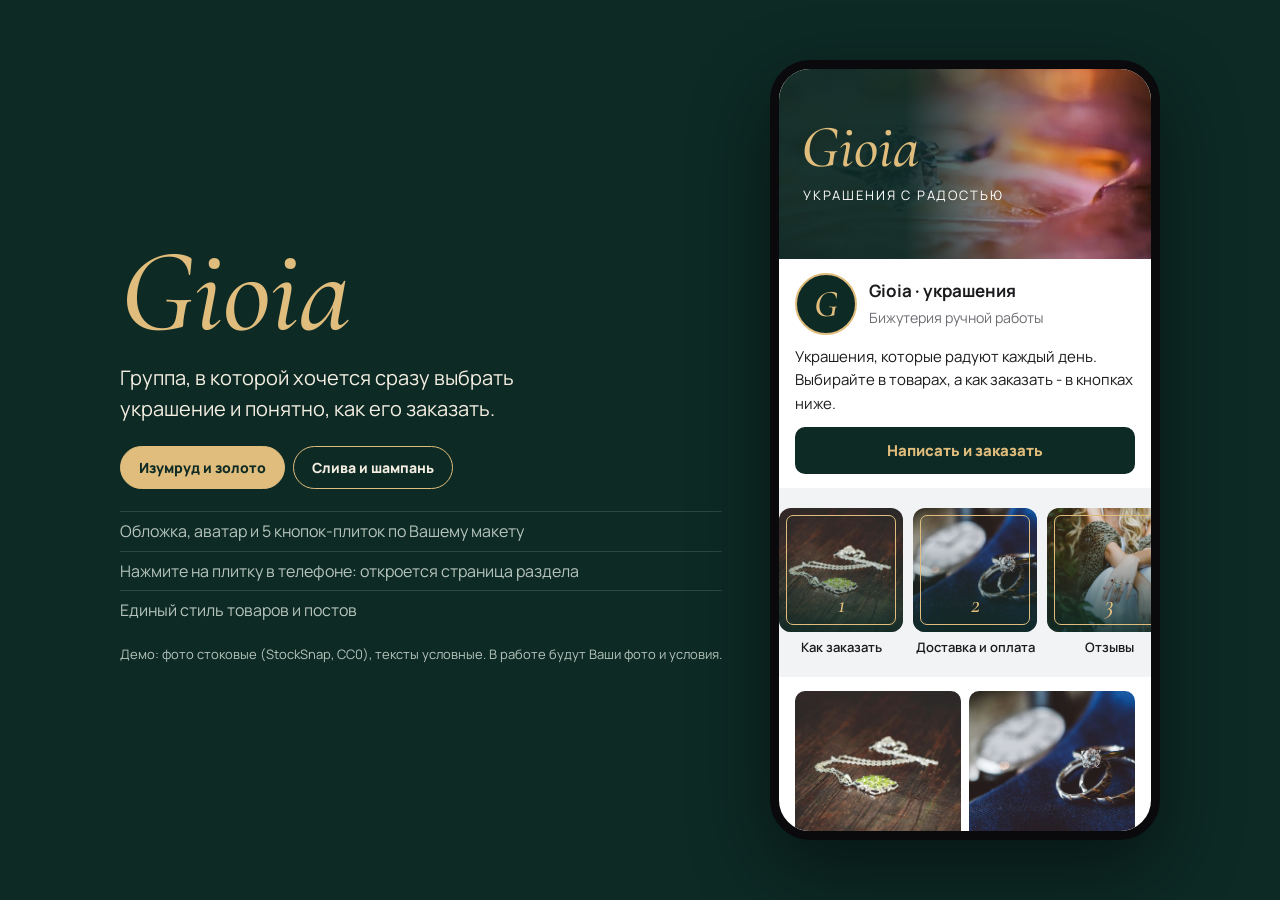
<file: index.html>
<!doctype html>
<html lang="ru">
<head>
<meta charset="utf-8">
<meta name="viewport" content="width=device-width,initial-scale=1">
<meta name="robots" content="noindex">
<title>Gioia: оформление группы</title>
<link rel="preconnect" href="https://fonts.googleapis.com">
<link href="https://fonts.googleapis.com/css2?family=Cormorant+Garamond:ital,wght@0,500;1,500&family=Manrope:wght@400;600;800&display=swap" rel="stylesheet">
<style>
:root{--bg:#0d2a25;--bg2:#143a33;--gold:#e0bd7c;--tx:#f4eee2;--mut:#b6c4bb}
body[data-t="1"]{--bg:#2b0f24;--bg2:#3f1835;--gold:#efc6a2;--tx:#f7ece8;--mut:#ccb3c2}
*{box-sizing:border-box;margin:0}
body{font:17px/1.55 Manrope,Arial,sans-serif;background:var(--bg);color:var(--tx);transition:background .35s;padding:0 16px}
.wrap{max-width:1040px;margin:0 auto;display:grid;grid-template-columns:1fr 390px;gap:48px;align-items:center;min-height:100vh;padding:32px 0}
h1{font:500 clamp(58px,10vw,118px)/.95 "Cormorant Garamond",Georgia,serif;font-style:italic;color:var(--gold)}
.lead{font-size:20px;margin:14px 0 22px;max-width:440px}
.tabs{display:flex;gap:8px;flex-wrap:wrap}
.tabs button{font:800 14px Manrope,Arial;padding:11px 18px;border-radius:30px;border:1px solid var(--gold);background:none;color:var(--tx);cursor:pointer}
.tabs button[aria-pressed=true]{background:var(--gold);color:var(--bg)}
ul.pts{list-style:none;padding:0;margin-top:22px;color:var(--mut);font-size:16px}
ul.pts li{padding:7px 0;border-top:1px solid #ffffff22}
.note{font-size:13px;color:var(--mut);margin-top:14px}
.ph{position:relative;background:#fff;color:#1b1b1d;border-radius:40px;overflow:hidden;box-shadow:0 30px 80px #0007;border:9px solid #0a0a0c;height:780px;display:flex;flex-direction:column}
.scr{overflow-y:auto;flex:1}
.cov{position:relative;height:190px;background:url(img/cover.jpg) 100% 55%/135%}
.cov:after{content:"";position:absolute;inset:0;background:linear-gradient(90deg,var(--bg) 34%,transparent 82%);opacity:.95;transition:background .35s}
.cov b{position:absolute;z-index:2;left:22px;top:48px;font:italic 500 60px/1 "Cormorant Garamond",serif;color:var(--gold)}
.cov span{position:absolute;z-index:2;left:24px;top:116px;color:#fff;font-size:13px;letter-spacing:.14em}
.head{display:flex;gap:12px;align-items:center;padding:14px 16px 6px}
.ava{width:62px;height:62px;border-radius:50%;background:var(--bg);color:var(--gold);display:flex;align-items:center;justify-content:center;font:italic 500 38px "Cormorant Garamond",serif;border:2px solid var(--gold);flex:none;transition:background .35s}
.head b{display:block}.head small{color:#6d6d73}
.desc{padding:4px 16px 12px;font-size:15px}
.cta{display:block;margin:0 16px 14px;background:var(--bg);color:var(--gold);text-align:center;padding:13px;border-radius:10px;font-weight:800;border:0;width:calc(100% - 32px);font:800 15px Manrope,Arial;cursor:pointer;transition:background .35s}
.strip{display:flex;gap:10px;overflow-x:auto;padding:12px 16px 14px;background:#f2f3f5;scroll-snap-type:x mandatory}
.t{flex:none;width:124px;border:0;background:none;padding:0;cursor:pointer;font:600 13px/1.25 Manrope,Arial;color:#1b1b1d;text-align:center;scroll-snap-align:start;transition:transform .15s}
.t:active{transform:scale(.96)}
.t i{display:flex;align-items:flex-end;justify-content:center;position:relative;height:124px;border-radius:12px;overflow:hidden;background-size:cover;background-position:center;margin-bottom:7px}
.t i:before{content:"";position:absolute;inset:0;background:linear-gradient(transparent 30%,var(--bg));opacity:.86;transition:background .35s}
.t i:after{content:"";position:absolute;inset:7px;border:1px solid var(--gold);border-radius:7px}
.t em{position:relative;z-index:1;font:italic 500 25px/1 "Cormorant Garamond",serif;color:var(--gold);margin-bottom:15px}
.goods{display:grid;grid-template-columns:1fr 1fr;gap:8px;padding:14px 16px}
.goods div{height:150px;border-radius:10px;background-size:cover;background-position:center}
.sheet{position:absolute;inset:0;z-index:5;background:#fff;transform:translateY(102%);transition:transform .38s cubic-bezier(.22,1,.36,1);display:flex;flex-direction:column;visibility:hidden}
.sheet.on{transform:none;visibility:visible}
.sheet .im{height:220px;background-size:cover;background-position:center;position:relative}
.sheet h2{font:italic 500 38px/1.05 "Cormorant Garamond",serif;padding:18px 20px 6px}
.sheet ul{padding:0 20px 0 38px;font-size:15px}
.sheet li{margin:8px 0}
.x{position:absolute;right:12px;top:12px;z-index:2;width:44px;height:44px;border-radius:50%;border:0;background:#000a;color:#fff;font-size:22px;cursor:pointer}
.sheet .cta{margin-top:auto;margin-bottom:18px}
:focus-visible{outline:3px solid var(--gold);outline-offset:2px}
@media(max-width:860px){.wrap{grid-template-columns:1fr;gap:26px}.ph{max-width:390px;width:100%;margin:0 auto;height:720px}}
@media(prefers-reduced-motion:reduce){*{transition:none!important}}
</style>
</head>
<body data-t="0">
<div class="wrap">
<div>
<h1>Gioia</h1>
<p class="lead">Группа, в которой хочется сразу выбрать украшение и понятно, как его заказать.</p>
<div class="tabs"><button type="button" data-t="0" aria-pressed="true">Изумруд и золото</button><button type="button" data-t="1" aria-pressed="false">Слива и шампань</button></div>
<ul class="pts"><li>Обложка, аватар и 5 кнопок-плиток по Вашему макету</li><li>Нажмите на плитку в телефоне: откроется страница раздела</li><li>Единый стиль товаров и постов</li></ul>
<p class="note">Демо: фото стоковые (StockSnap, CC0), тексты условные. В работе будут Ваши фото и условия.</p>
</div>
<div class="ph">
<div class="scr">
<div class="cov"><b>Gioia</b><span>УКРАШЕНИЯ С РАДОСТЬЮ</span></div>
<div class="head"><div class="ava">G</div><div><b>Gioia · украшения</b><small>Бижутерия ручной работы</small></div></div>
<p class="desc">Украшения, которые радуют каждый день. Выбирайте в товарах, а как заказать - в кнопках ниже.</p>
<button class="cta" type="button" data-o="0">Написать и заказать</button>
<div class="strip" id="strip"></div>
<div class="goods"><div style="background-image:url(img/t1.jpg)"></div><div style="background-image:url(img/t2.jpg)"></div></div>
</div>
<div class="sheet" id="sh" aria-hidden="true"><button class="x" id="x" type="button" aria-label="Закрыть">×</button><div class="im" id="sIm"></div><h2 id="sT"></h2><ul id="sL"></ul><button class="cta" type="button">Написать в сообщения</button></div>
</div>
</div>
<script>
var I=[['Как заказать','t1.jpg',['Выберите украшение в товарах','Напишите нам в сообщения','Подтвердим наличие и детали','Оплата и отправка']],
['Доставка и оплата','t2.jpg',['Способы и сроки доставки','Варианты оплаты','Упаковка в подарок']],
['Отзывы','t3.jpg',['Фото от покупательниц','Реальные истории','Оставить свой отзыв']],
['О Gioia','cover.jpg',['Кто создаёт украшения','Из чего они сделаны','Почему Gioia значит радость']],
['Уход за украшениями','t5.jpg',['Как хранить','Как чистить','Чего стоит избегать']]];
var st=document.getElementById('strip'),sh=document.getElementById('sh');
I.forEach(function(a,n){var b=document.createElement('button');b.className='t';b.type='button';b.innerHTML='<i style="background-image:url(img/'+a[1]+')"><em>'+(n+1)+'</em></i>'+a[0];b.onclick=function(){open(n)};st.appendChild(b)});
function open(n){var a=I[n];sIm.style.backgroundImage='url(img/'+a[1]+')';sT.textContent=a[0];sL.innerHTML=a[2].map(function(x){return '<li>'+x+'</li>'}).join('');sh.classList.add('on');sh.setAttribute('aria-hidden','false')}
document.getElementById('x').onclick=function(){sh.classList.remove('on');sh.setAttribute('aria-hidden','true')};
document.querySelector('[data-o]').onclick=function(){open(0)};
document.querySelectorAll('.tabs button').forEach(function(b){b.onclick=function(){document.body.dataset.t=b.dataset.t;document.querySelectorAll('.tabs button').forEach(function(x){x.setAttribute('aria-pressed',x===b)})}});
</script>
</body>
</html>
</file>
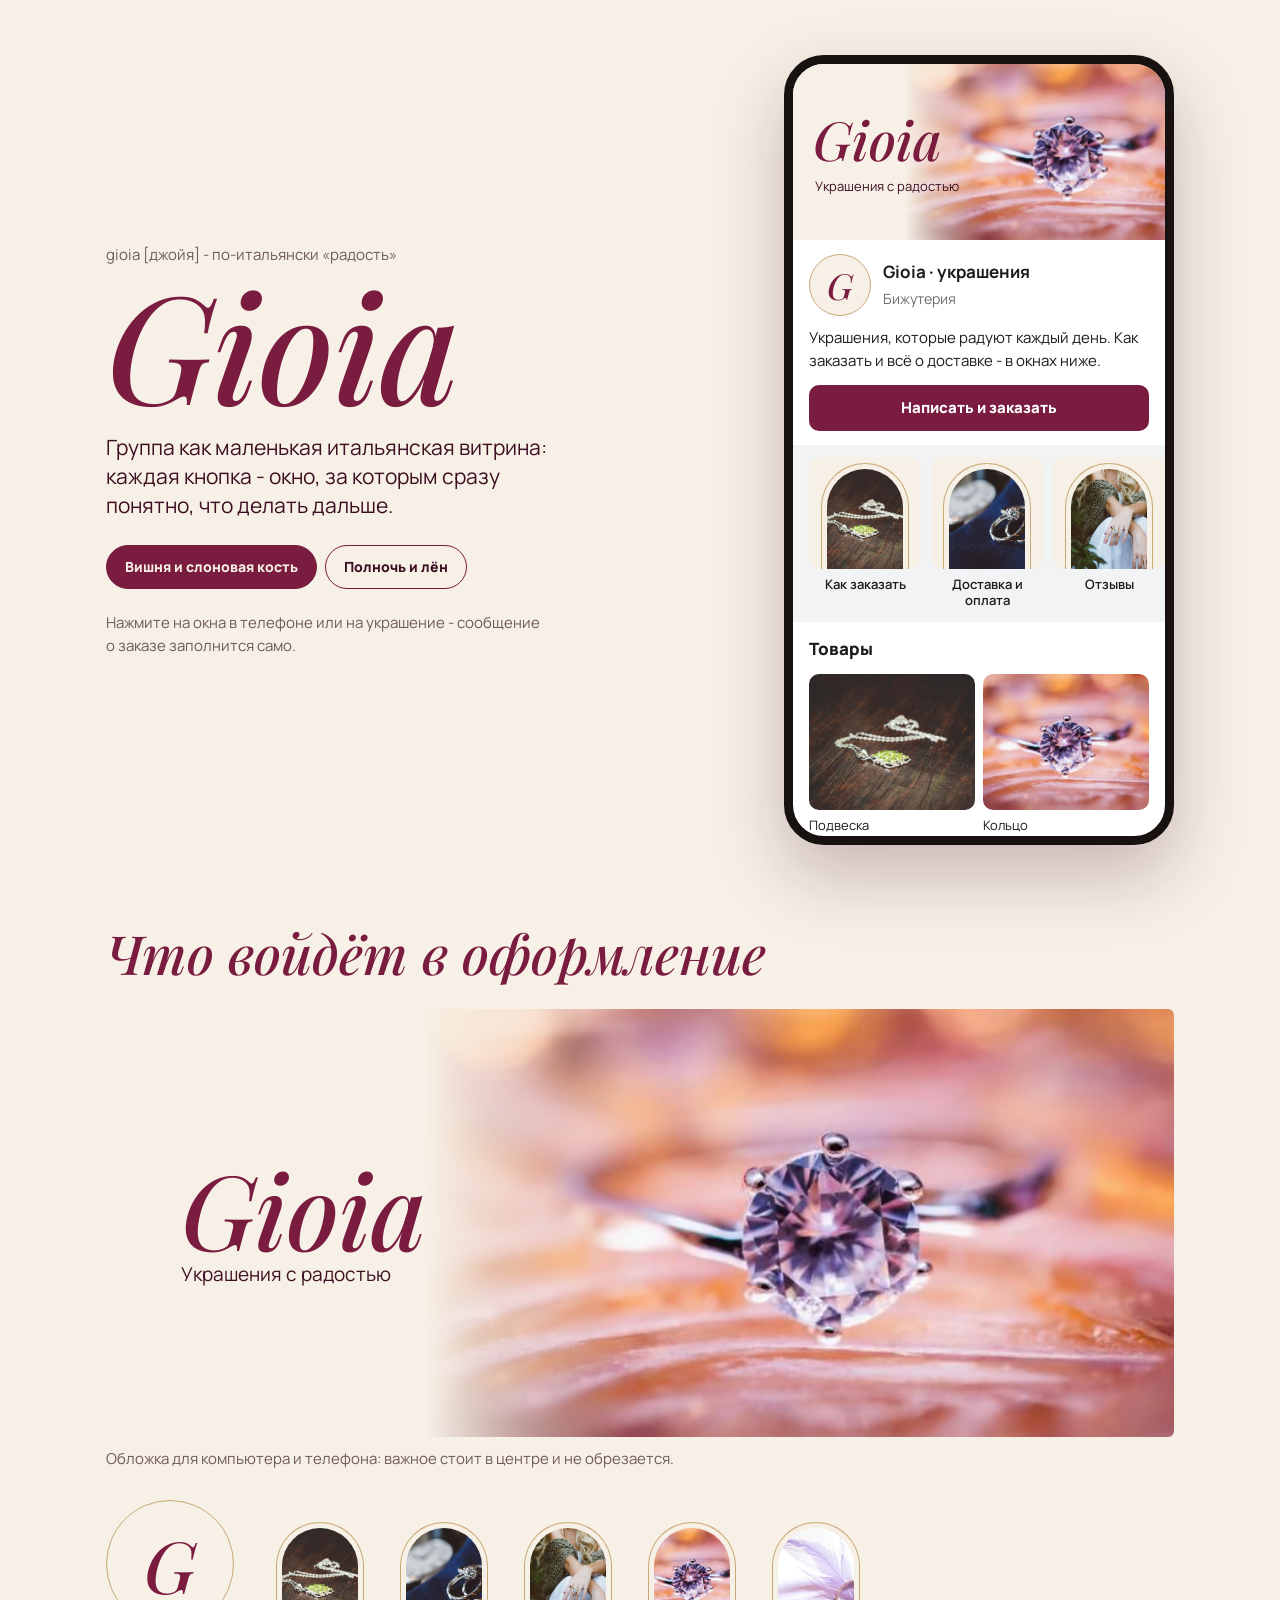
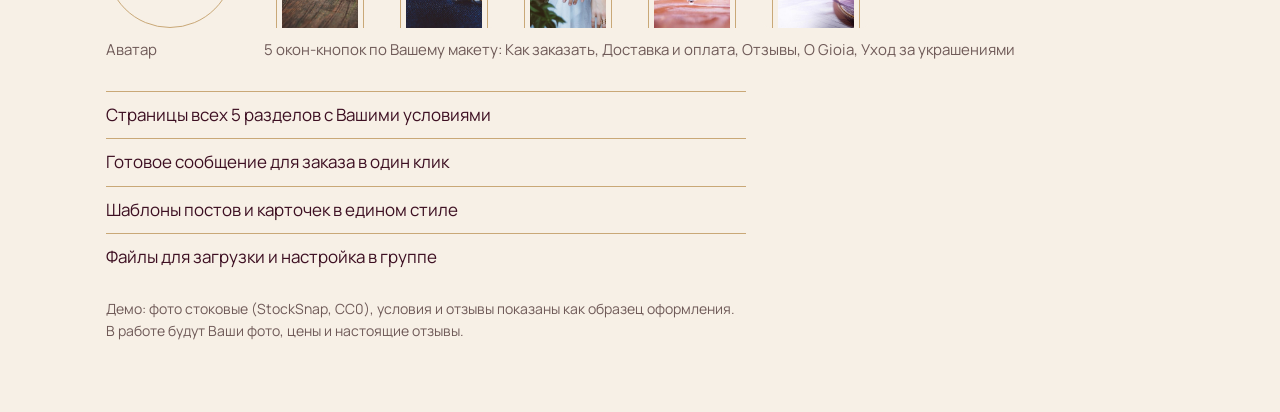
<file: premium/index.html>
<!doctype html>
<html lang="ru">
<head>
<meta charset="utf-8">
<meta name="viewport" content="width=device-width,initial-scale=1">
<meta name="robots" content="noindex">
<title>Gioia: витрина ВКонтакте</title>
<link rel="preconnect" href="https://fonts.googleapis.com">
<link href="https://fonts.googleapis.com/css2?family=Playfair+Display:ital,wght@0,500;1,500&family=Manrope:wght@400;600;800&display=swap" rel="stylesheet">
<style>
:root{--ink:#3d0f22;--accent:#7a1c3f;--paper:#f7f0e6;--paper2:#ece1d1;--line:#c9a877;--mut:#6f5a58}
body[data-t="1"]{--ink:#14263c;--accent:#23476e;--paper:#f2f0ea;--paper2:#dfe0da;--line:#b39a6d;--mut:#55606b}
*{box-sizing:border-box;margin:0}
html{-webkit-text-size-adjust:100%}
body{font:17px/1.55 Manrope,Arial,sans-serif;background:var(--paper);color:var(--ink);transition:background .35s,color .35s;overflow-x:hidden}
button{font:inherit;color:inherit}
.it{font-family:"Playfair Display",Georgia,serif;font-style:italic;font-weight:500}
.wrap{max-width:1100px;margin:0 auto;padding:0 16px}
.top{display:grid;grid-template-columns:1fr 390px;gap:56px;align-items:center;min-height:100vh;padding:32px 0}
.tr{font-size:15px;color:var(--mut);margin-bottom:6px}
h1{font-size:clamp(72px,13vw,150px);line-height:.95;color:var(--accent);transition:color .35s}
.lead{font-size:21px;line-height:1.4;margin:18px 0 24px;max-width:470px}
.tabs{display:flex;gap:8px;flex-wrap:wrap}
.tabs button{font-weight:800;font-size:14px;min-height:44px;padding:0 18px;border-radius:30px;border:1px solid var(--accent);background:none;cursor:pointer}
.tabs button[aria-pressed=true]{background:var(--accent);color:var(--paper)}
.hint{margin-top:22px;color:var(--mut);font-size:15px;max-width:440px}
.ph{position:relative;background:#fff;color:#1b1b1d;border-radius:40px;overflow:hidden;box-shadow:0 30px 70px #3d0f2240;border:9px solid #17120f;height:790px;display:flex;flex-direction:column;width:100%;max-width:390px;margin:0 auto}
.scr{overflow-y:auto;flex:1}
.cov{position:relative;height:176px;background:var(--paper) url(../img/cover.jpg) -46% 55%/125% no-repeat}
.cov:after{content:"";position:absolute;inset:0;background:linear-gradient(90deg,var(--paper) 30%,transparent 52%);transition:background .35s}
.cov b{position:absolute;z-index:2;left:20px;top:48px;font:italic 500 54px/1 "Playfair Display",serif;color:var(--accent)}
.cov span{position:absolute;z-index:2;left:22px;top:112px;font-size:13px;color:var(--ink)}
.head{display:flex;gap:12px;align-items:center;padding:14px 16px 6px}
.ava{width:62px;height:62px;border-radius:50%;background:var(--paper);color:var(--accent);display:flex;align-items:center;justify-content:center;font:italic 500 36px "Playfair Display",serif;border:1px solid var(--line);flex:none}
.head b{display:block}.head small{color:#6d6d73}
.desc{padding:4px 16px 12px;font-size:15px}
.cta{display:block;width:calc(100% - 32px);margin:0 16px 14px;background:var(--accent);color:#fff;text-align:center;min-height:46px;border-radius:10px;border:0;font-weight:800;font-size:15px;cursor:pointer;transition:background .35s}
.strip{display:flex;align-items:flex-start;gap:10px;overflow-x:auto;padding:12px 16px 14px;background:#f2f3f5;scroll-snap-type:x mandatory;scroll-padding-left:16px}
.t{flex:none;width:112px;border:0;background:none;padding:0;cursor:pointer;font-weight:600;font-size:13px;line-height:1.25;color:#1b1b1d;text-align:center;scroll-snap-align:start;transition:transform .15s}
.t:active{transform:scale(.96)}
.tile{display:block;position:relative;width:112px;height:112px;border-radius:12px;background:var(--paper);margin-bottom:7px;overflow:hidden;transition:background .35s}
.tile i{position:absolute;left:18px;right:18px;top:12px;bottom:0;border-radius:40px 40px 0 0;background-size:cover;background-position:center}
.tile:after{content:"";position:absolute;left:12px;right:12px;top:6px;bottom:-1px;border:1px solid var(--line);border-bottom:0;border-radius:46px 46px 0 0}
.sec{padding:14px 16px 4px;font-weight:800}
.goods{display:grid;grid-template-columns:1fr 1fr;gap:8px;padding:8px 16px 18px}
.g{border:0;background:none;padding:0;text-align:left;cursor:pointer;font-size:13px}
.g i{display:block;height:136px;border-radius:10px;background-size:cover;background-position:center;margin-bottom:5px}
.sheet{position:absolute;inset:0;z-index:5;background:var(--paper);color:var(--ink);transform:translateY(102%);transition:transform .38s cubic-bezier(.22,1,.36,1),background .35s;display:flex;flex-direction:column;visibility:hidden}
.sheet.on{transform:none;visibility:visible}
.sh-top{position:relative;height:150px;flex:none;background-size:cover;background-position:center}
.x{position:absolute;right:12px;top:12px;z-index:2;width:44px;height:44px;border-radius:50%;border:0;background:#000a;color:#fff;font-size:22px;cursor:pointer}
.sh-b{flex:1;overflow-y:auto;padding:16px 20px 10px}
.sh-b h2{font:italic 500 34px/1.1 "Playfair Display",serif;color:var(--accent);margin-bottom:12px}
.sheet .cta{margin:10px 16px 16px;flex:none}
.step{display:flex;gap:12px;padding:9px 0;border-top:1px solid var(--paper2);font-size:15px}
.step b{font:italic 500 24px/1 "Playfair Display",serif;color:var(--accent);width:18px;flex:none}
.msg{margin-top:12px;background:#fff;border-radius:14px 14px 14px 4px;padding:11px 13px;font-size:14px;color:#1b1b1d}
.msg small{display:block;color:#6d6d73;margin-bottom:3px}
.chips{display:flex;gap:6px;flex-wrap:wrap;margin-bottom:12px}
.chips button{min-height:44px;padding:0 14px;border-radius:24px;border:1px solid var(--line);background:none;font-size:14px;font-weight:600;cursor:pointer}
.chips button[aria-pressed=true]{background:var(--accent);border-color:var(--accent);color:#fff}
.info{font-size:15px}.info p{padding:8px 0;border-top:1px solid var(--paper2)}
.rev{background:#fff;border-radius:12px;padding:12px 14px;margin-bottom:8px;font-size:14px;color:#1b1b1d}
.rev b{display:block;margin-bottom:2px}
details{border-top:1px solid var(--paper2)}
summary{min-height:46px;display:flex;align-items:center;font-weight:800;font-size:15px;cursor:pointer}
details p{font-size:15px;padding-bottom:10px}
.kit{padding:24px 0 70px}
.kit h2{font-size:clamp(36px,5vw,54px);line-height:1.1;color:var(--accent);margin-bottom:26px}
.cover-b{position:relative;aspect-ratio:1920/768;border-radius:6px;overflow:hidden;background:var(--paper) url(../img/cover.jpg) -130% 50%/110% no-repeat}
.cover-b:after{content:"";position:absolute;inset:0;background:linear-gradient(90deg,var(--paper) 30%,transparent 50%);transition:background .35s}
.cover-b div{position:absolute;z-index:2;left:7%;top:50%;transform:translateY(-50%)}
.cover-b b{display:block;font:italic 500 clamp(40px,9vw,104px)/1 "Playfair Display",serif;color:var(--accent)}
.cover-b span{font-size:clamp(13px,1.6vw,19px)}
.row{display:flex;gap:30px;align-items:flex-end;flex-wrap:wrap;margin-top:30px}
.ava.big{width:128px;height:128px;font-size:72px}
.tiles{display:flex;gap:12px;flex-wrap:wrap}
.tiles .tile{margin:0}
.cap{font-size:15px;color:var(--mut);margin-top:10px}
.list{list-style:none;padding:0;margin-top:30px;max-width:640px}
.list li{padding:10px 0;border-top:1px solid var(--line)}
.note{font-size:14px;color:var(--mut);margin-top:18px;max-width:640px}
:focus-visible{outline:3px solid var(--accent);outline-offset:2px}
@media(max-width:880px){.top{grid-template-columns:1fr;gap:28px;min-height:0}.ph{height:720px}}
@media(prefers-reduced-motion:reduce){*{transition:none!important}}
</style>
</head>
<body data-t="0">
<div class="wrap">
<section class="top">
<div>
<p class="tr">gioia [джойя] - по-итальянски «радость»</p>
<h1 class="it">Gioia</h1>
<p class="lead">Группа как маленькая итальянская витрина: каждая кнопка - окно, за которым сразу понятно, что делать дальше.</p>
<div class="tabs"><button type="button" data-t="0" aria-pressed="true">Вишня и слоновая кость</button><button type="button" data-t="1" aria-pressed="false">Полночь и лён</button></div>
<p class="hint">Нажмите на окна в телефоне или на украшение - сообщение о заказе заполнится само.</p>
</div>
<div class="ph">
<div class="scr">
<div class="cov"><b>Gioia</b><span>Украшения с радостью</span></div>
<div class="head"><div class="ava">G</div><div><b>Gioia · украшения</b><small>Бижутерия</small></div></div>
<p class="desc">Украшения, которые радуют каждый день. Как заказать и всё о доставке - в окнах ниже.</p>
<button class="cta" type="button" id="ctaMain">Написать и заказать</button>
<div class="strip" id="strip"></div>
<p class="sec">Товары</p>
<div class="goods">
<button class="g" type="button" data-p="Подвеска с зелёными камнями"><i style="background-image:url(../img/t1.jpg)"></i>Подвеска</button>
<button class="g" type="button" data-p="Кольцо с крупным камнем"><i style="background-image:url(../img/cover.jpg)"></i>Кольцо</button>
</div>
</div>
<div class="sheet" id="sh" aria-hidden="true">
<button class="x" id="x" type="button" aria-label="Закрыть">×</button>
<div class="sh-top" id="sIm"></div>
<div class="sh-b" id="sB"></div>
<button class="cta" type="button" id="sC">Написать в сообщения</button>
</div>
</div>
</section>
<section class="kit">
<h2 class="it">Что войдёт в оформление</h2>
<div class="cover-b"><div><b>Gioia</b><span>Украшения с радостью</span></div></div>
<p class="cap">Обложка для компьютера и телефона: важное стоит в центре и не обрезается.</p>
<div class="row">
<div><div class="ava big">G</div><p class="cap">Аватар</p></div>
<div><div class="tiles" id="tiles"></div><p class="cap">5 окон-кнопок по Вашему макету: Как заказать, Доставка и оплата, Отзывы, О Gioia, Уход за украшениями</p></div>
</div>
<ul class="list"><li>Страницы всех 5 разделов с Вашими условиями</li><li>Готовое сообщение для заказа в один клик</li><li>Шаблоны постов и карточек в едином стиле</li><li>Файлы для загрузки и настройка в группе</li></ul>
<p class="note">Демо: фото стоковые (StockSnap, CC0), условия и отзывы показаны как образец оформления. В работе будут Ваши фото, цены и настоящие отзывы.</p>
</section>
</div>
<script>
var pick='украшение';
var N=['Как заказать','Доставка и оплата','Отзывы','О Gioia','Уход за украшениями'],P=['t1.jpg','t2.jpg','t3.jpg','cover.jpg','t5.jpg'];
var D={'Почта':'Почта России: срок и стоимость зависят от адреса, рассчитаем перед оплатой.','СДЭК':'СДЭК: до пункта выдачи или курьером, рассчитаем перед оплатой.','Подарок':'Подарочная упаковка и открытка с Вашими словами - по запросу.'};
function msgHtml(){return '<div class="msg"><small>Сообщение уже заполнено</small>Здравствуйте! Хочу заказать: '+pick+'. Подскажите, пожалуйста, есть ли в наличии?</div>'}
function body(n){
 if(n==0)return '<h2>'+N[0]+'</h2>'+[['Выберите','украшение в товарах группы'],['Напишите','нам: сообщение уже готово'],['Подтвердим','наличие, доставку и сумму'],['Оплатите','и ждите посылку']].map(function(s,i){return '<div class="step"><b>'+(i+1)+'</b><span><strong>'+s[0]+'</strong> '+s[1]+'</span></div>'}).join('')+msgHtml();
 if(n==1)return '<h2>'+N[1]+'</h2><div class="chips" id="ch">'+Object.keys(D).map(function(k,i){return '<button type="button" aria-pressed="'+(i==0)+'" data-k="'+k+'">'+k+'</button>'}).join('')+'</div><div class="info"><p id="dv">'+D['Почта']+'</p><p>Оплата: перевод или ссылка на оплату - после подтверждения заказа.</p></div>';
 if(n==2)return '<h2>'+N[2]+'</h2>'+[1,2,3].map(function(i){return '<div class="rev"><b>Имя покупательницы</b>Здесь будет настоящий отзыв с фото украшения. Образец карточки '+i+'.</div>'}).join('');
 if(n==3)return '<h2>'+N[3]+'</h2><div class="info"><p>Gioia по-итальянски значит «радость». С этого слова начинается рассказ о бренде.</p><p>Здесь будет Ваша история: кто создаёт украшения, из чего и для кого.</p></div>';
 return '<h2>'+N[4]+'</h2>'+[['Вода','Снимайте украшения перед душем, бассейном и уборкой.'],['Духи и крем','Сначала косметика, украшение - в последнюю очередь.'],['Хранение','Отдельно от других изделий, в мешочке или футляре, в сухом месте.'],['Чистка','Мягкой сухой тканью, без абразивов и агрессивной химии.']].map(function(s){return '<details><summary>'+s[0]+'</summary><p>'+s[1]+'</p></details>'}).join('');
}
var sh=document.getElementById('sh'),sB=document.getElementById('sB'),sIm=document.getElementById('sIm');
function open_(n){sIm.style.backgroundImage='url(../img/'+P[n]+')';sB.innerHTML=body(n);sB.scrollTop=0;sh.classList.add('on');sh.setAttribute('aria-hidden','false');
 var c=document.getElementById('ch');if(c)c.onclick=function(e){var k=e.target.dataset.k;if(!k)return;document.getElementById('dv').textContent=D[k];c.querySelectorAll('button').forEach(function(b){b.setAttribute('aria-pressed',b===e.target)})}}
function tile(p){return '<span class="tile"><i style="background-image:url(../img/'+p+')"></i></span>'}
var st=document.getElementById('strip');
N.forEach(function(a,n){var b=document.createElement('button');b.className='t';b.type='button';b.innerHTML=tile(P[n])+a;b.onclick=function(){open_(n)};st.appendChild(b)});
document.getElementById('tiles').innerHTML=P.map(tile).join('');
document.getElementById('x').onclick=function(){sh.classList.remove('on');sh.setAttribute('aria-hidden','true')};
document.getElementById('ctaMain').onclick=function(){open_(0)};
document.getElementById('sC').onclick=function(){sB.scrollTop=sB.scrollHeight};
document.querySelectorAll('.g').forEach(function(b){b.onclick=function(){pick=b.dataset.p;open_(0)}});
document.querySelectorAll('.tabs button').forEach(function(b){b.onclick=function(){document.body.dataset.t=b.dataset.t;document.querySelectorAll('.tabs button').forEach(function(x){x.setAttribute('aria-pressed',x===b)})}});
</script>
</body>
</html>
</file>
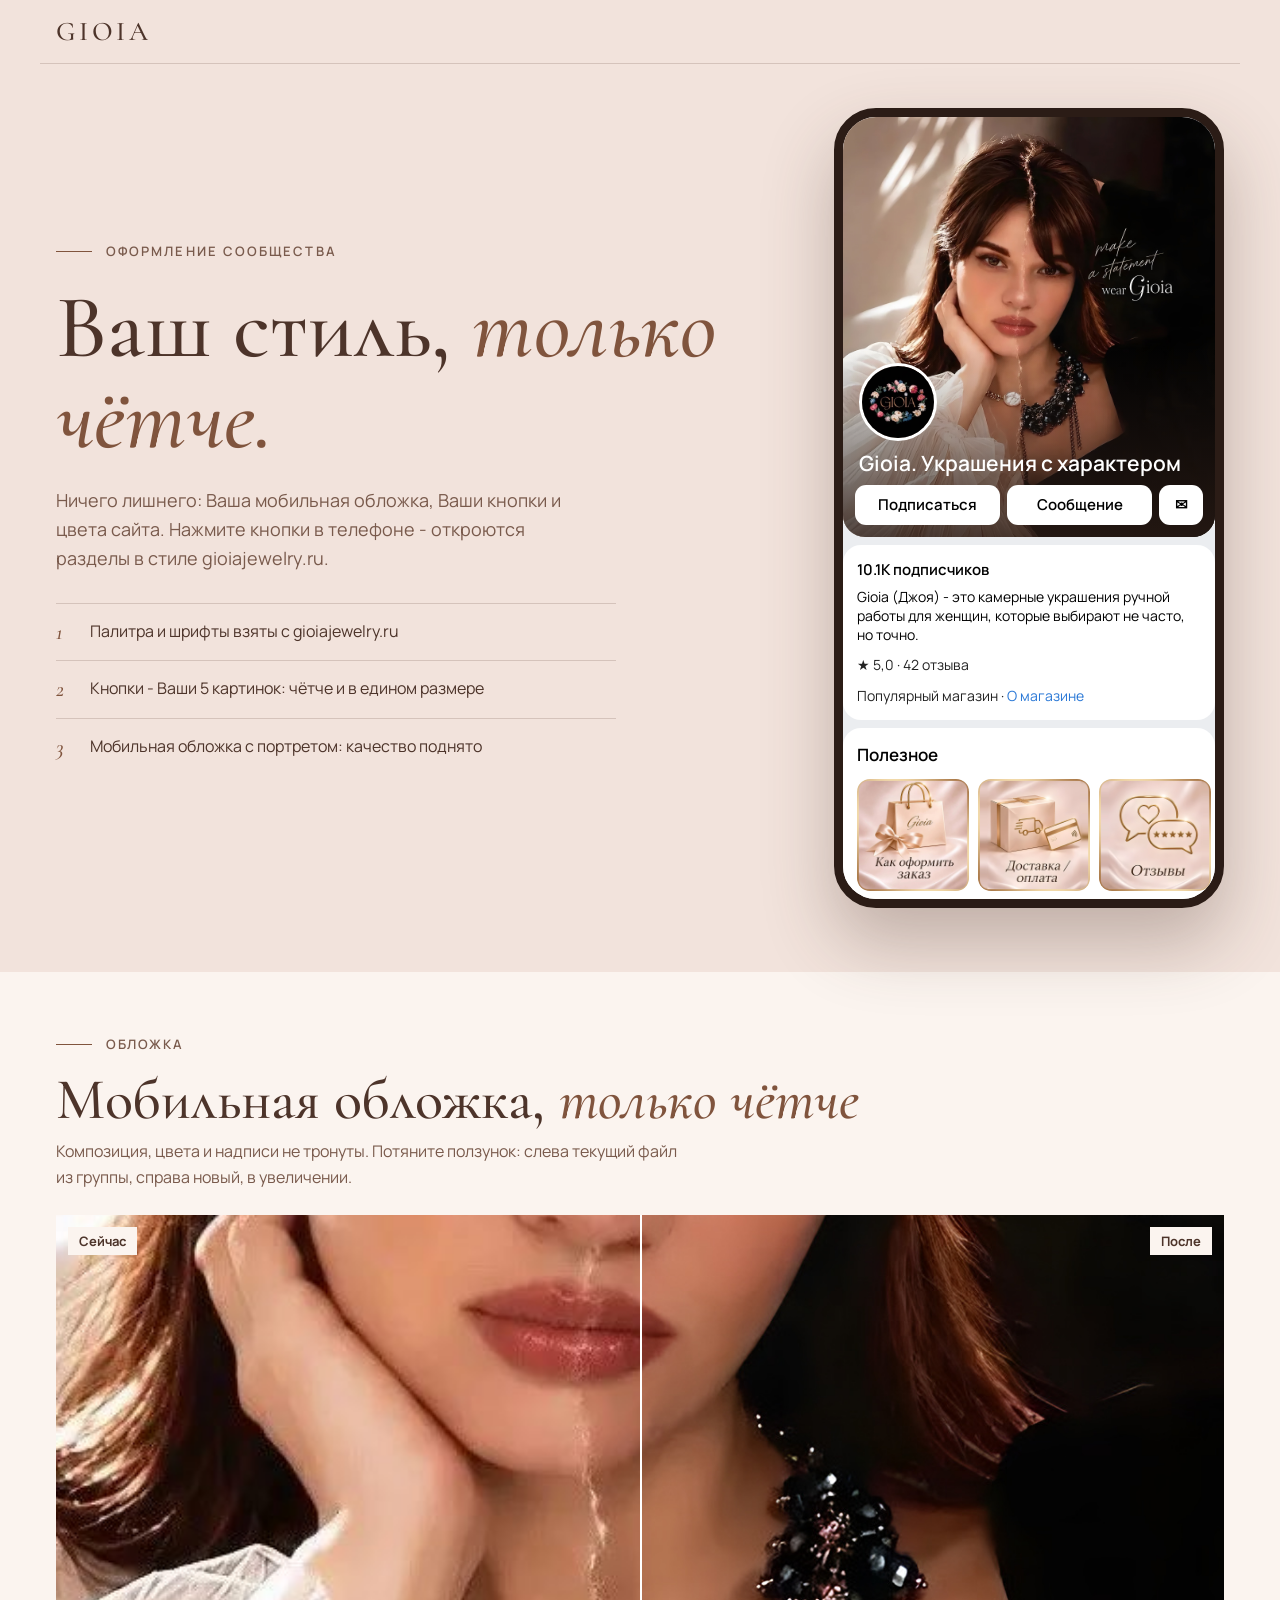
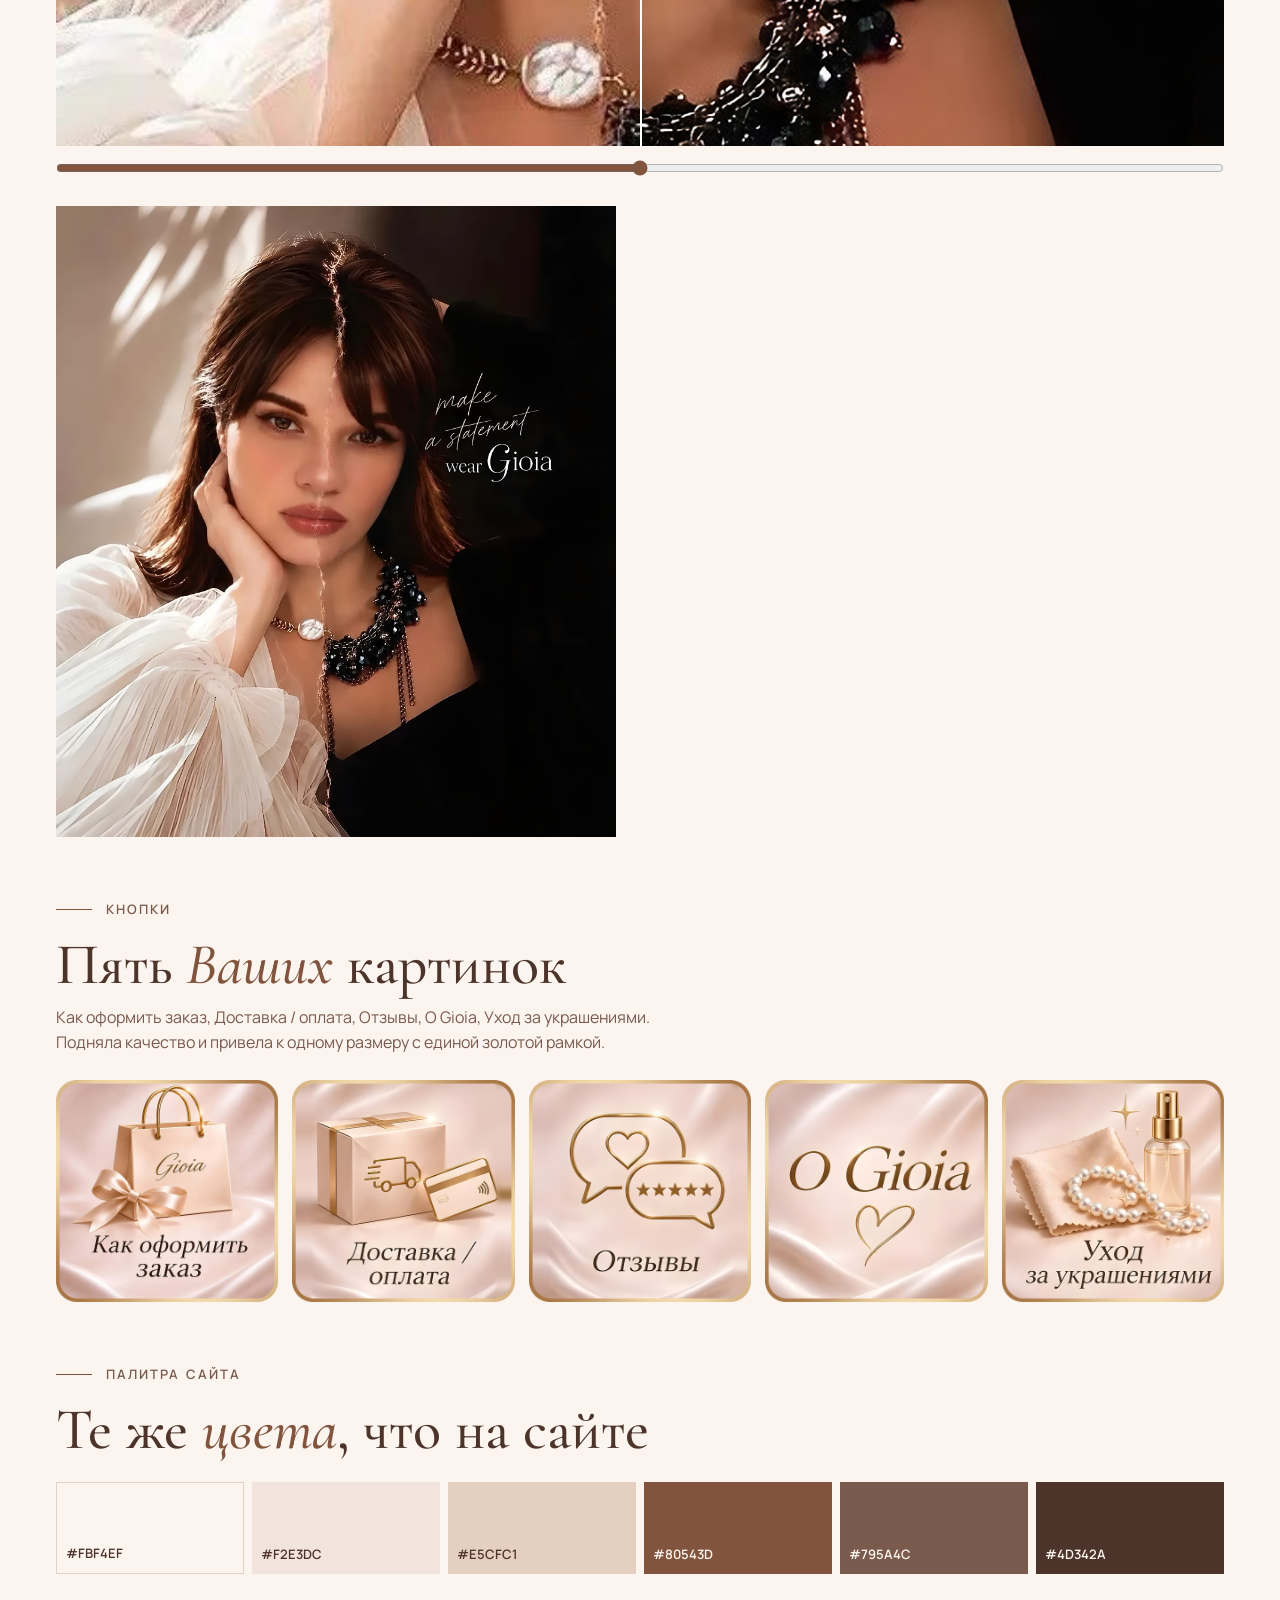
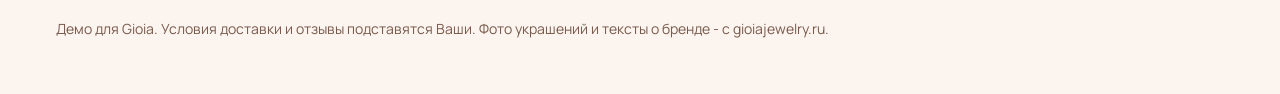
<file: novoe/1/index.html>
<!doctype html>
<html lang="ru">
<head>
<meta charset="utf-8">
<meta name="viewport" content="width=device-width,initial-scale=1">
<meta name="robots" content="noindex">
<title>Gioia: вариант 1</title>
<link rel="preconnect" href="https://fonts.googleapis.com">
<link href="https://fonts.googleapis.com/css2?family=Cormorant+Garamond:ital,wght@0,500;1,500&family=Manrope:wght@400;600;700&display=swap" rel="stylesheet">
<link rel="stylesheet" href="../a/app.css">
</head>
<body data-v="1">
<div class="top">
<div class="nav"><span class="lg">GIOIA</span></div>
<div class="hero">
<div>
<p class="eb">Оформление сообщества</p>
<h1 class="se">Ваш стиль, <em>только чётче.</em></h1>
<p class="lead">Ничего лишнего: Ваша мобильная обложка, Ваши кнопки и цвета сайта. Нажмите кнопки в телефоне - откроются разделы в стиле gioiajewelry.ru.</p>
<ul class="done">
<li><span>1</span><div>Палитра и шрифты взяты с gioiajewelry.ru</div></li>
<li><span>2</span><div>Кнопки - Ваши 5 картинок: чётче и в едином размере</div></li>
<li><span>3</span><div>Мобильная обложка с портретом: качество поднято</div></li>
</ul>
</div>
<div class="ph" id="ph">
<div class="scr">
<div class="cov"><img src="../a/cover-mobile.jpg" alt="Обложка Gioia"><img class="av" src="../a/avatar.jpg" alt=""><b>Gioia. Украшения с характером</b><div class="btns"><span>Подписаться</span><span>Сообщение</span><span>✉</span></div></div>
<div class="card first"><p class="fans">10.1K подписчиков</p><p class="desc">Gioia (Джоя) - это камерные украшения ручной работы для женщин, которые выбирают не часто, но точно.</p><p class="meta">★ 5,0 · 42 отзыва</p><p class="meta">Популярный магазин · <i>О магазине</i></p></div>
<div class="card"><p class="tt">Полезное</p><div class="strip" id="strip"></div></div>
<div class="card"><p class="tt">Товары</p><div class="gd"><div><img src="../a/p0.jpg" alt=""><b>Honey</b><small>Колье</small></div><div><img src="../a/p1.jpg" alt=""><b>Marea</b><small>Серьги</small></div><div><img src="../a/p2.jpg" alt=""><b>Cristallo</b><small>Браслет</small></div><div><img src="../a/p3.jpg" alt=""><b>Incanto</b><small>Комплект</small></div></div></div>
</div>
<div class="sheet" id="sh" aria-hidden="true"><div class="sh-h"><img id="shI" alt=""><h2 id="shT"></h2><button class="x" id="x" type="button" aria-label="Закрыть">×</button></div><div class="sh-b" id="shB"></div><button class="sh-c" id="shC" type="button"></button></div>
</div>
</div>
</div>

<section class="sec">
<p class="eb">Обложка</p>
<h2 class="h se">Мобильная обложка, <em>только чётче</em></h2>
<p class="sub">Композиция, цвета и надписи не тронуты. Потяните ползунок: слева текущий файл из группы, справа новый, в увеличении.</p>
<div class="cmp mob" id="cmp"><div style="background-image:url(../a/cover-mobile-old.jpg)"></div><div class="a" style="background-image:url(../a/cover-mobile.jpg)"></div><i></i><span style="left:12px">Сейчас</span><span style="right:12px">После</span></div>
<input class="rg" id="rg" type="range" min="0" max="100" value="50" aria-label="Сравнить обложки">
<img class="full" style="max-width:560px" src="../a/cover-mobile.jpg" alt="Мобильная обложка Gioia целиком" loading="lazy">
</section>
<section class="sec">
<p class="eb">Кнопки</p>
<h2 class="h se">Пять <em>Ваших</em> картинок</h2>
<p class="sub">Как оформить заказ, Доставка / оплата, Отзывы, O Gioia, Уход за украшениями. Подняла качество и привела к одному размеру с единой золотой рамкой.</p>
<div class="tls" id="tls"></div>
</section>
<section class="sec">
<p class="eb">Палитра сайта</p>
<h2 class="h se">Те же <em>цвета</em>, что на сайте</h2>
<div class="pal" style="margin-top:20px"><div style="background:#fbf4ef;border:1px solid #4d342a2e">#FBF4EF</div><div style="background:#f2e3dc">#F2E3DC</div><div style="background:#e5cfc1">#E5CFC1</div><div style="background:#80543d;color:#fbf4ef">#80543D</div><div style="background:#795a4c;color:#fbf4ef">#795A4C</div><div style="background:#4d342a;color:#fbf4ef">#4D342A</div></div>
</section>
<p class="foot">Демо для Gioia. Условия доставки и отзывы подставятся Ваши. Фото украшений и тексты о бренде - с gioiajewelry.ru.</p>
<script src="../a/app.js"></script>
</body>
</html>
</file>
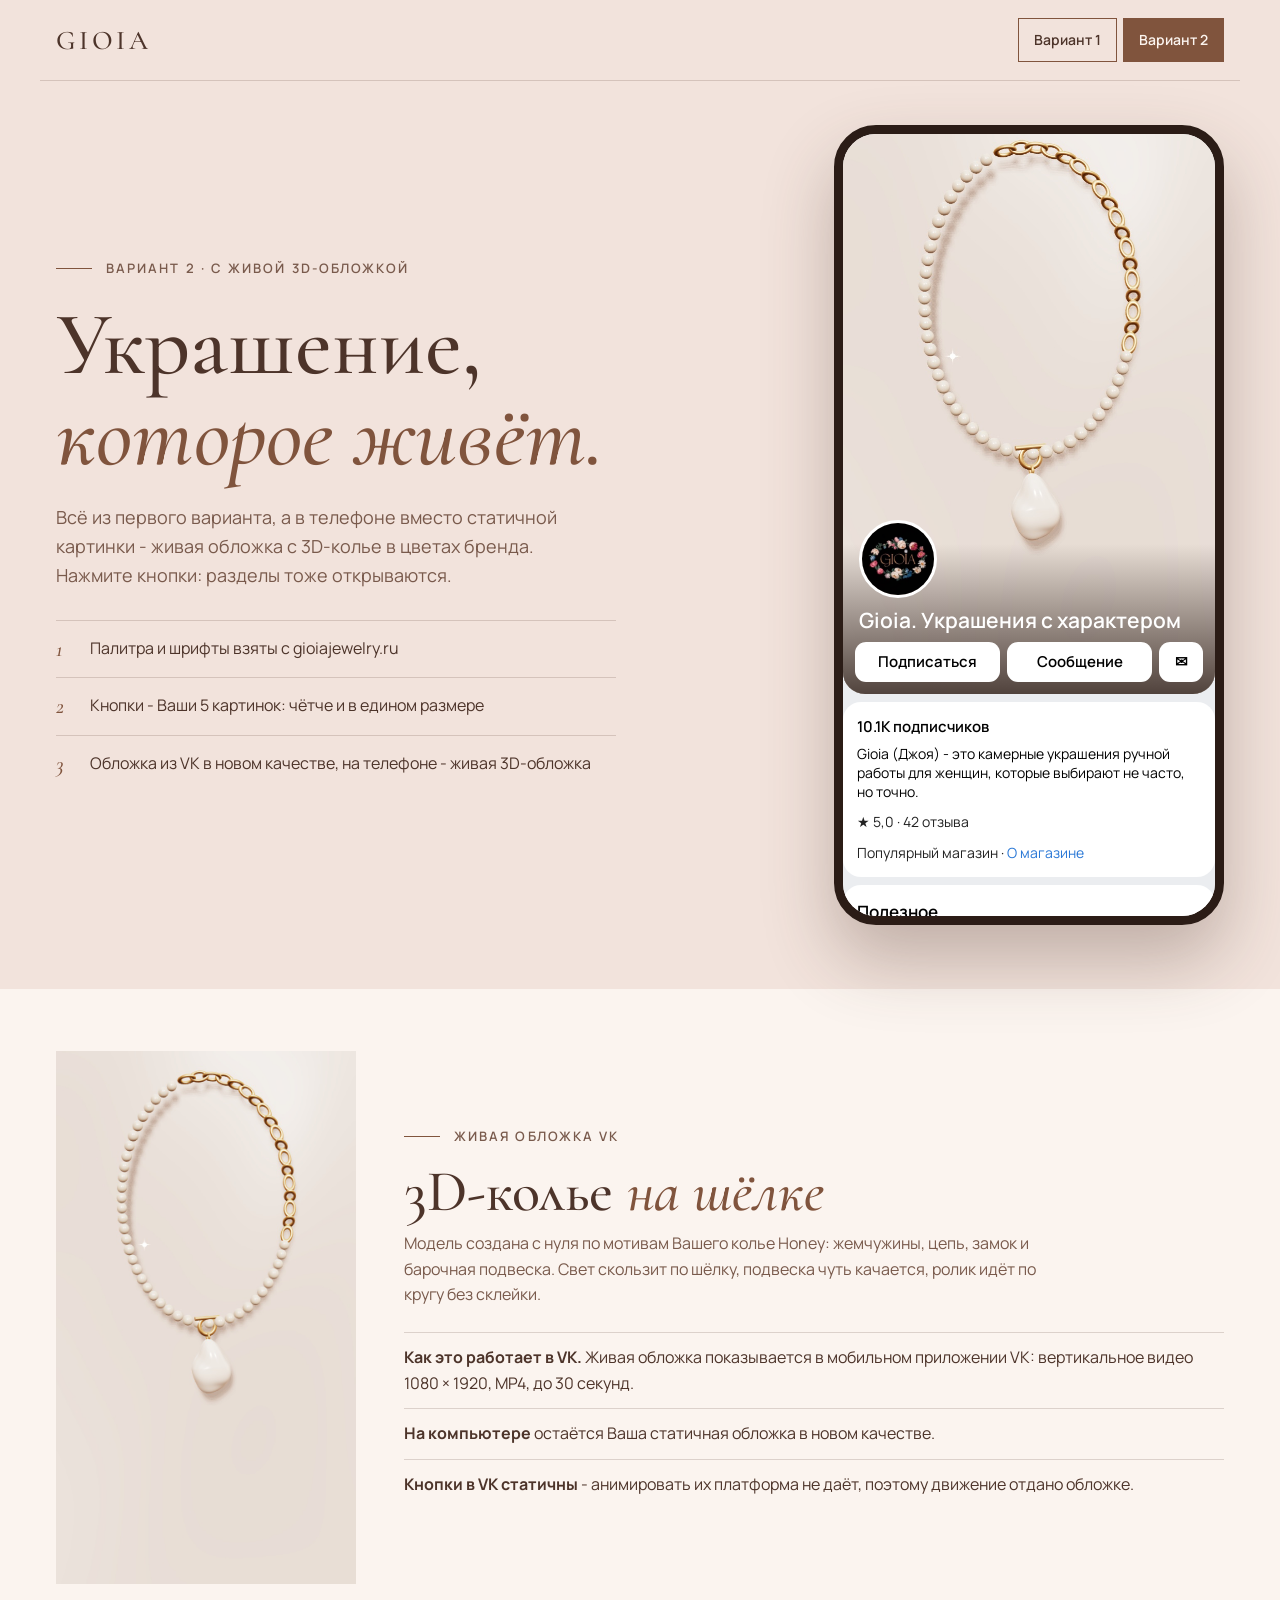
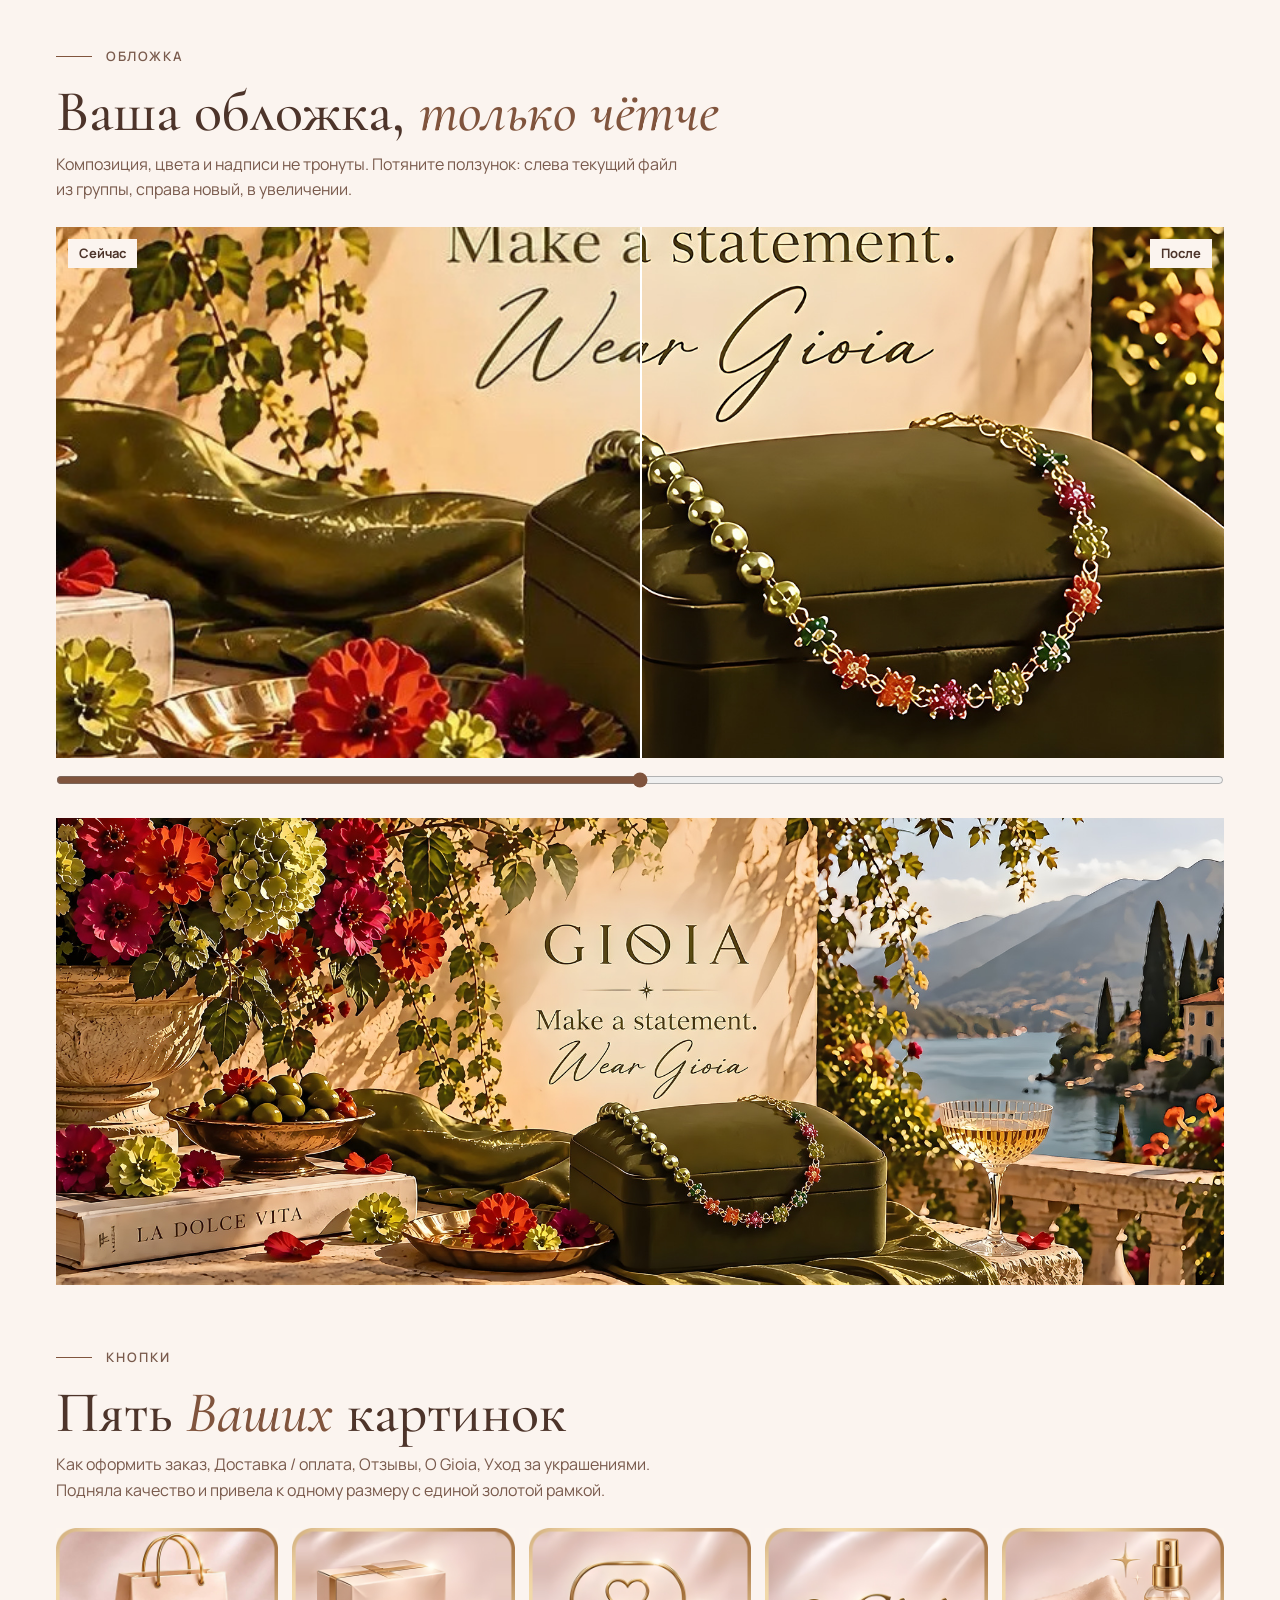
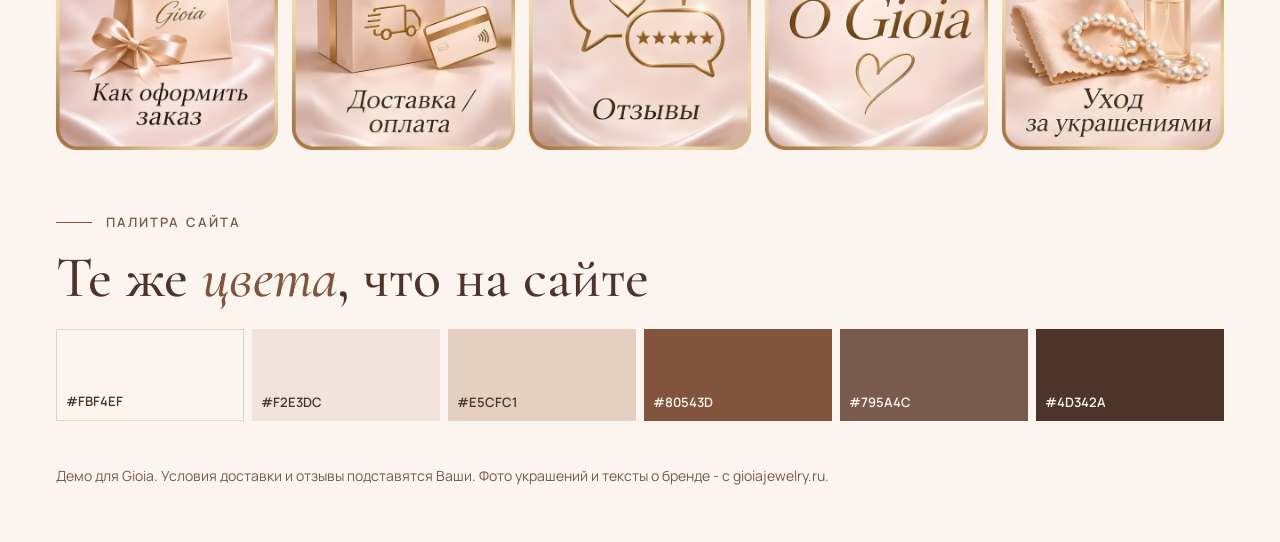
<file: novoe/2/index.html>
<!doctype html>
<html lang="ru">
<head>
<meta charset="utf-8">
<meta name="viewport" content="width=device-width,initial-scale=1">
<meta name="robots" content="noindex">
<title>Gioia: вариант 2</title>
<link rel="preconnect" href="https://fonts.googleapis.com">
<link href="https://fonts.googleapis.com/css2?family=Cormorant+Garamond:ital,wght@0,500;1,500&family=Manrope:wght@400;600;700&display=swap" rel="stylesheet">
<link rel="stylesheet" href="../a/app.css">
</head>
<body data-v="2">
<div class="top">
<div class="nav"><span class="lg">GIOIA</span><nav class="sw" aria-label="Варианты"><a href="../1/">Вариант 1</a><a href="../2/" aria-current="page">Вариант 2</a></nav></div>
<div class="hero">
<div>
<p class="eb">Вариант 2 · с живой 3D-обложкой</p>
<h1 class="se">Украшение, <em>которое живёт.</em></h1>
<p class="lead">Всё из первого варианта, а в телефоне вместо статичной картинки - живая обложка с 3D-колье в цветах бренда. Нажмите кнопки: разделы тоже открываются.</p>
<ul class="done">
<li><span>1</span><div>Палитра и шрифты взяты с gioiajewelry.ru</div></li>
<li><span>2</span><div>Кнопки - Ваши 5 картинок: чётче и в едином размере</div></li>
<li><span>3</span><div>Обложка из VK в новом качестве, на телефоне - живая 3D-обложка</div></li>
</ul>
</div>
<div class="ph" id="ph">
<div class="scr">
<div class="cov"><video src="../a/live.mp4" poster="../a/live.jpg" autoplay muted loop playsinline aria-label="Живая обложка"></video><img class="av" src="../a/avatar.jpg" alt=""><b>Gioia. Украшения с характером</b><div class="btns"><span>Подписаться</span><span>Сообщение</span><span>✉</span></div></div>
<div class="card first"><p class="fans">10.1K подписчиков</p><p class="desc">Gioia (Джоя) - это камерные украшения ручной работы для женщин, которые выбирают не часто, но точно.</p><p class="meta">★ 5,0 · 42 отзыва</p><p class="meta">Популярный магазин · <i>О магазине</i></p></div>
<div class="card"><p class="tt">Полезное</p><div class="strip" id="strip"></div></div>
<div class="card"><p class="tt">Товары</p><div class="gd"><div><img src="../a/p0.jpg" alt=""><b>Honey</b><small>Колье</small></div><div><img src="../a/p1.jpg" alt=""><b>Marea</b><small>Серьги</small></div><div><img src="../a/p2.jpg" alt=""><b>Cristallo</b><small>Браслет</small></div><div><img src="../a/p3.jpg" alt=""><b>Incanto</b><small>Комплект</small></div></div></div>
</div>
<div class="sheet" id="sh" aria-hidden="true"><div class="sh-h"><img id="shI" alt=""><h2 id="shT"></h2><button class="x" id="x" type="button" aria-label="Закрыть">×</button></div><div class="sh-b" id="shB"></div><button class="sh-c" id="shC" type="button"></button></div>
</div>
</div>
</div>
<section class="sec">
<div class="live">
<video src="../a/live.mp4" poster="../a/live.jpg" autoplay muted loop playsinline aria-label="Живая обложка: 3D-колье"></video>
<div>
<p class="eb">Живая обложка VK</p>
<h2 class="h se">3D-колье <em>на шёлке</em></h2>
<p class="sub">Модель создана с нуля по мотивам Вашего колье Honey: жемчужины, цепь, замок и барочная подвеска. Свет скользит по шёлку, подвеска чуть качается, ролик идёт по кругу без склейки.</p>
<ul class="spec">
<li><b>Как это работает в VK.</b> Живая обложка показывается в мобильном приложении VK: вертикальное видео 1080 × 1920, MP4, до 30 секунд.</li>
<li><b>На компьютере</b> остаётся Ваша статичная обложка в новом качестве.</li>
<li><b>Кнопки в VK статичны</b> - анимировать их платформа не даёт, поэтому движение отдано обложке.</li>
</ul>
</div>
</div>
</section>
<section class="sec">
<p class="eb">Обложка</p>
<h2 class="h se">Ваша обложка, <em>только чётче</em></h2>
<p class="sub">Композиция, цвета и надписи не тронуты. Потяните ползунок: слева текущий файл из группы, справа новый, в увеличении.</p>
<div class="cmp" id="cmp"><div style="background-image:url(../a/cover-old.jpg)"></div><div class="a" style="background-image:url(../a/cover-3840.jpg)"></div><i></i><span style="left:12px">Сейчас</span><span style="right:12px">После</span></div>
<input class="rg" id="rg" type="range" min="0" max="100" value="50" aria-label="Сравнить обложки">
<img class="full" src="../a/cover-1920.jpg" alt="Обложка Gioia целиком" loading="lazy">
</section>
<section class="sec">
<p class="eb">Кнопки</p>
<h2 class="h se">Пять <em>Ваших</em> картинок</h2>
<p class="sub">Как оформить заказ, Доставка / оплата, Отзывы, O Gioia, Уход за украшениями. Подняла качество и привела к одному размеру с единой золотой рамкой.</p>
<div class="tls" id="tls"></div>
</section>
<section class="sec">
<p class="eb">Палитра сайта</p>
<h2 class="h se">Те же <em>цвета</em>, что на сайте</h2>
<div class="pal" style="margin-top:20px"><div style="background:#fbf4ef;border:1px solid #4d342a2e">#FBF4EF</div><div style="background:#f2e3dc">#F2E3DC</div><div style="background:#e5cfc1">#E5CFC1</div><div style="background:#80543d;color:#fbf4ef">#80543D</div><div style="background:#795a4c;color:#fbf4ef">#795A4C</div><div style="background:#4d342a;color:#fbf4ef">#4D342A</div></div>
</section>
<p class="foot">Демо для Gioia. Условия доставки и отзывы подставятся Ваши. Фото украшений и тексты о бренде - с gioiajewelry.ru.</p>
<script src="../a/app.js"></script>
</body>
</html>
</file>
<file: novoe/a/app.css>
:root{--bg:#fbf4ef;--blush:#f2e3dc;--sand:#e5cfc1;--ink:#4d342a;--mut:#795a4c;--acc:#80543d;--line:#4d342a2e}
*{box-sizing:border-box;margin:0}
html{-webkit-text-size-adjust:100%;scroll-behavior:smooth}
body{font:400 16px/1.6 Manrope,Arial,sans-serif;background:var(--bg);color:var(--ink);overflow-x:hidden}
button{font:inherit;color:inherit}
.se{font-family:"Cormorant Garamond",Georgia,serif;font-weight:500}
.se em{font-style:italic;color:var(--acc)}
.top{background:var(--blush)}
.nav{max-width:1200px;margin:0 auto;padding:18px 16px;display:flex;justify-content:space-between;align-items:center;gap:16px;border-bottom:1px solid var(--line)}
.lg{font:500 27px/1 "Cormorant Garamond",serif;letter-spacing:.14em}
.sw{display:flex;gap:6px}
.sw a{display:flex;align-items:center;min-height:44px;padding:0 15px;font-size:14px;font-weight:600;color:var(--ink);text-decoration:none;border:1px solid var(--acc)}
.sw a[aria-current=page]{background:var(--acc);color:var(--bg)}
.hero{max-width:1200px;margin:0 auto;padding:44px 16px 64px;display:grid;grid-template-columns:minmax(0,1fr) 390px;gap:64px;align-items:center}
.eb{display:flex;align-items:center;gap:14px;font-size:13px;font-weight:600;letter-spacing:.16em;text-transform:uppercase;color:var(--mut)}
.eb:before{content:"";width:36px;height:1px;background:var(--acc)}
h1{font-size:clamp(50px,7vw,92px);line-height:1.02;margin:20px 0 22px}
.lead{font-size:18px;color:var(--mut);max-width:520px}
.done{list-style:none;padding:0;margin-top:30px;max-width:560px}
.done li{display:grid;grid-template-columns:34px 1fr;padding:15px 0;border-top:1px solid var(--line)}
.done span{font:500 22px/1.2 "Cormorant Garamond",serif;font-style:italic;color:var(--acc)}
.ph{position:relative;width:100%;max-width:390px;height:800px;margin:0 auto;background:#fff;color:#000;border:9px solid #2b1c16;border-radius:42px;overflow:hidden;box-shadow:0 34px 70px #4d342a4d;display:flex;flex-direction:column;font-family:-apple-system,"Segoe UI",Roboto,Manrope,Arial,sans-serif}
.scr{flex:1;overflow-y:auto;background:#ebedf0;overscroll-behavior:contain}
.cov{position:relative;height:420px;overflow:hidden;background:#3a2a20;border-radius:0 0 22px 22px}
.cov img,.cov video{position:absolute;inset:0;width:100%;height:100%;object-fit:cover;object-position:51% 50%}
.cov:after{content:"";position:absolute;inset:auto 0 0;height:190px;background:linear-gradient(transparent,#2b1c16cc)}
.cov img.av{position:absolute;z-index:2;inset:auto auto 96px 16px;width:78px;height:78px;border-radius:50%;border:3px solid #fff;object-fit:cover}
body[data-v="2"] .cov{height:560px}
body[data-v="2"] .cov video{object-position:50% 18%}
body[data-v="2"] .cov:after{height:150px}
.cov b{position:absolute;z-index:2;left:16px;right:12px;bottom:62px;color:#fff;font-size:21px;font-weight:600;line-height:1.15}
.cov .btns{position:absolute;z-index:2;left:12px;right:12px;bottom:12px;display:grid;grid-template-columns:1fr 1fr 44px;gap:7px}
.cov .btns span{height:40px;display:flex;align-items:center;justify-content:center;background:#fff;border-radius:11px;font-size:15px;font-weight:600}
.card{background:#fff;border-radius:18px;margin-top:8px;padding:13px 14px}
.card.first{margin-top:8px}
.fans{font-size:15px;font-weight:600}
.desc{font-size:14px;line-height:1.35;margin-top:6px}
.meta{font-size:14px;margin-top:9px;color:#222}
.meta i{font-style:normal;color:#2a78d6}
.tt{font-size:17px;font-weight:600;margin-bottom:10px}
.strip{display:flex;gap:9px;overflow-x:auto;scroll-snap-type:x proximity;margin:0 -14px;padding:0 14px 3px;scroll-padding-left:14px}
.tl{flex:none;width:112px;padding:0;border:0;background:none;cursor:pointer;scroll-snap-align:start;transition:transform .2s cubic-bezier(.22,1,.36,1)}
.tl:active{transform:scale(.95)}
.tl img{display:block;width:112px;height:112px;border-radius:13px}
.gd{display:flex;gap:9px;overflow-x:auto;margin:0 -14px;padding:0 14px}
.gd div{flex:none;width:150px;font-size:13px;line-height:1.3}
.gd img{display:block;width:150px;height:180px;object-fit:cover;border-radius:13px;margin-bottom:6px}
.gd b{display:block;font-size:15px;font-weight:600}
.gd small{color:#6d7885;font-size:13px}
.sheet{position:absolute;inset:0;z-index:6;background:var(--bg);color:var(--ink);font-family:Manrope,Arial,sans-serif;display:flex;flex-direction:column;visibility:hidden;clip-path:circle(0 at var(--ox,50%) var(--oy,70%));transition:clip-path .55s cubic-bezier(.22,1,.36,1),visibility 0s .55s}
.sheet.on{visibility:visible;clip-path:circle(150% at var(--ox,50%) var(--oy,70%));transition:clip-path .55s cubic-bezier(.22,1,.36,1)}
.sh-h{flex:none;display:flex;align-items:center;gap:13px;padding:16px;background:var(--blush)}
.sh-h img{width:62px;height:62px;border-radius:9px}
.sh-h h2{font:500 28px/1.05 "Cormorant Garamond",serif;flex:1}
.x{flex:none;width:44px;height:44px;border:1px solid var(--acc);background:none;border-radius:50%;font-size:20px;cursor:pointer}
.sh-b{flex:1;overflow-y:auto;padding:6px 18px 12px;font-size:15px;line-height:1.5}
.row{display:grid;grid-template-columns:30px 1fr;padding:13px 0;border-bottom:1px solid var(--line)}
.row b{font:italic 500 22px/1.15 "Cormorant Garamond",serif;color:var(--acc)}
.big{font:500 25px/1.15 "Cormorant Garamond",serif;margin:12px 0 10px}
.big em{font-style:italic;color:var(--acc)}
.pl{margin-top:12px;padding:12px 13px;background:var(--blush);font-size:14px;color:var(--mut)}
.sign{margin-top:12px;font-size:14px;color:var(--mut)}
.sign b{display:block;color:var(--ink)}
.rate{font:500 56px/1 "Cormorant Garamond",serif;color:var(--acc)}
.sh-c{flex:none;margin:10px 16px 16px;min-height:48px;border:0;background:var(--acc);color:var(--bg);font-weight:700;font-size:15px;cursor:pointer}
.sec{max-width:1200px;margin:0 auto;padding:62px 16px 0}
h2.h{font-size:clamp(36px,5vw,58px);line-height:1.08;margin:14px 0 8px}
.sub{color:var(--mut);max-width:640px;margin-bottom:24px}
.cmp{position:relative;aspect-ratio:2.2/1;overflow:hidden;background:var(--sand);--p:50%}
.cmp div{position:absolute;inset:0;background-size:230%;background-position:47% 83%;background-repeat:no-repeat}
.cmp .a{clip-path:inset(0 0 0 var(--p))}
.cmp i{position:absolute;top:0;bottom:0;left:var(--p);width:2px;background:#fff;pointer-events:none}
.cmp span{position:absolute;top:12px;background:var(--bg);padding:4px 11px;font-size:13px;font-weight:700}
.rg{width:100%;height:44px;accent-color:var(--acc);cursor:pointer;display:block}
.full{display:block;width:100%;height:auto;margin-top:16px}
.tls{display:grid;grid-template-columns:repeat(5,minmax(0,1fr));gap:14px}
.tls img{display:block;width:100%;height:auto}
.pal{display:grid;grid-template-columns:repeat(6,minmax(0,1fr));gap:8px}
.pal div{height:92px;padding:9px;font-size:13px;font-weight:600;display:flex;align-items:flex-end}
.live{display:grid;grid-template-columns:minmax(0,300px) minmax(0,1fr);gap:48px;align-items:center}
.live video{display:block;width:100%;aspect-ratio:9/16;object-fit:cover;background:var(--blush)}
.spec{list-style:none;padding:0}
.spec li{padding:12px 0;border-top:1px solid var(--line)}
.spec b{font-weight:700}
.foot{max-width:1200px;margin:0 auto;padding:44px 16px 54px;color:var(--mut);font-size:14px}
:focus-visible{outline:3px solid var(--acc);outline-offset:2px}
@media(max-width:940px){.hero{grid-template-columns:1fr;gap:38px}.ph{height:740px}.cov{height:380px}body[data-v="2"] .cov{height:500px}.tls{grid-template-columns:repeat(2,minmax(0,1fr))}.pal{grid-template-columns:repeat(3,minmax(0,1fr))}.live{grid-template-columns:1fr;gap:26px}.live video{max-width:300px}.cmp{aspect-ratio:1.5/1}.sw a{padding:0 11px}}
@media(prefers-reduced-motion:reduce){*{transition:none!important;scroll-behavior:auto!important}}

.cmp.mob div{background-size:150%;background-position:50% 60%}
.cov img:not(.av){object-position:50% 50%}
</file>
